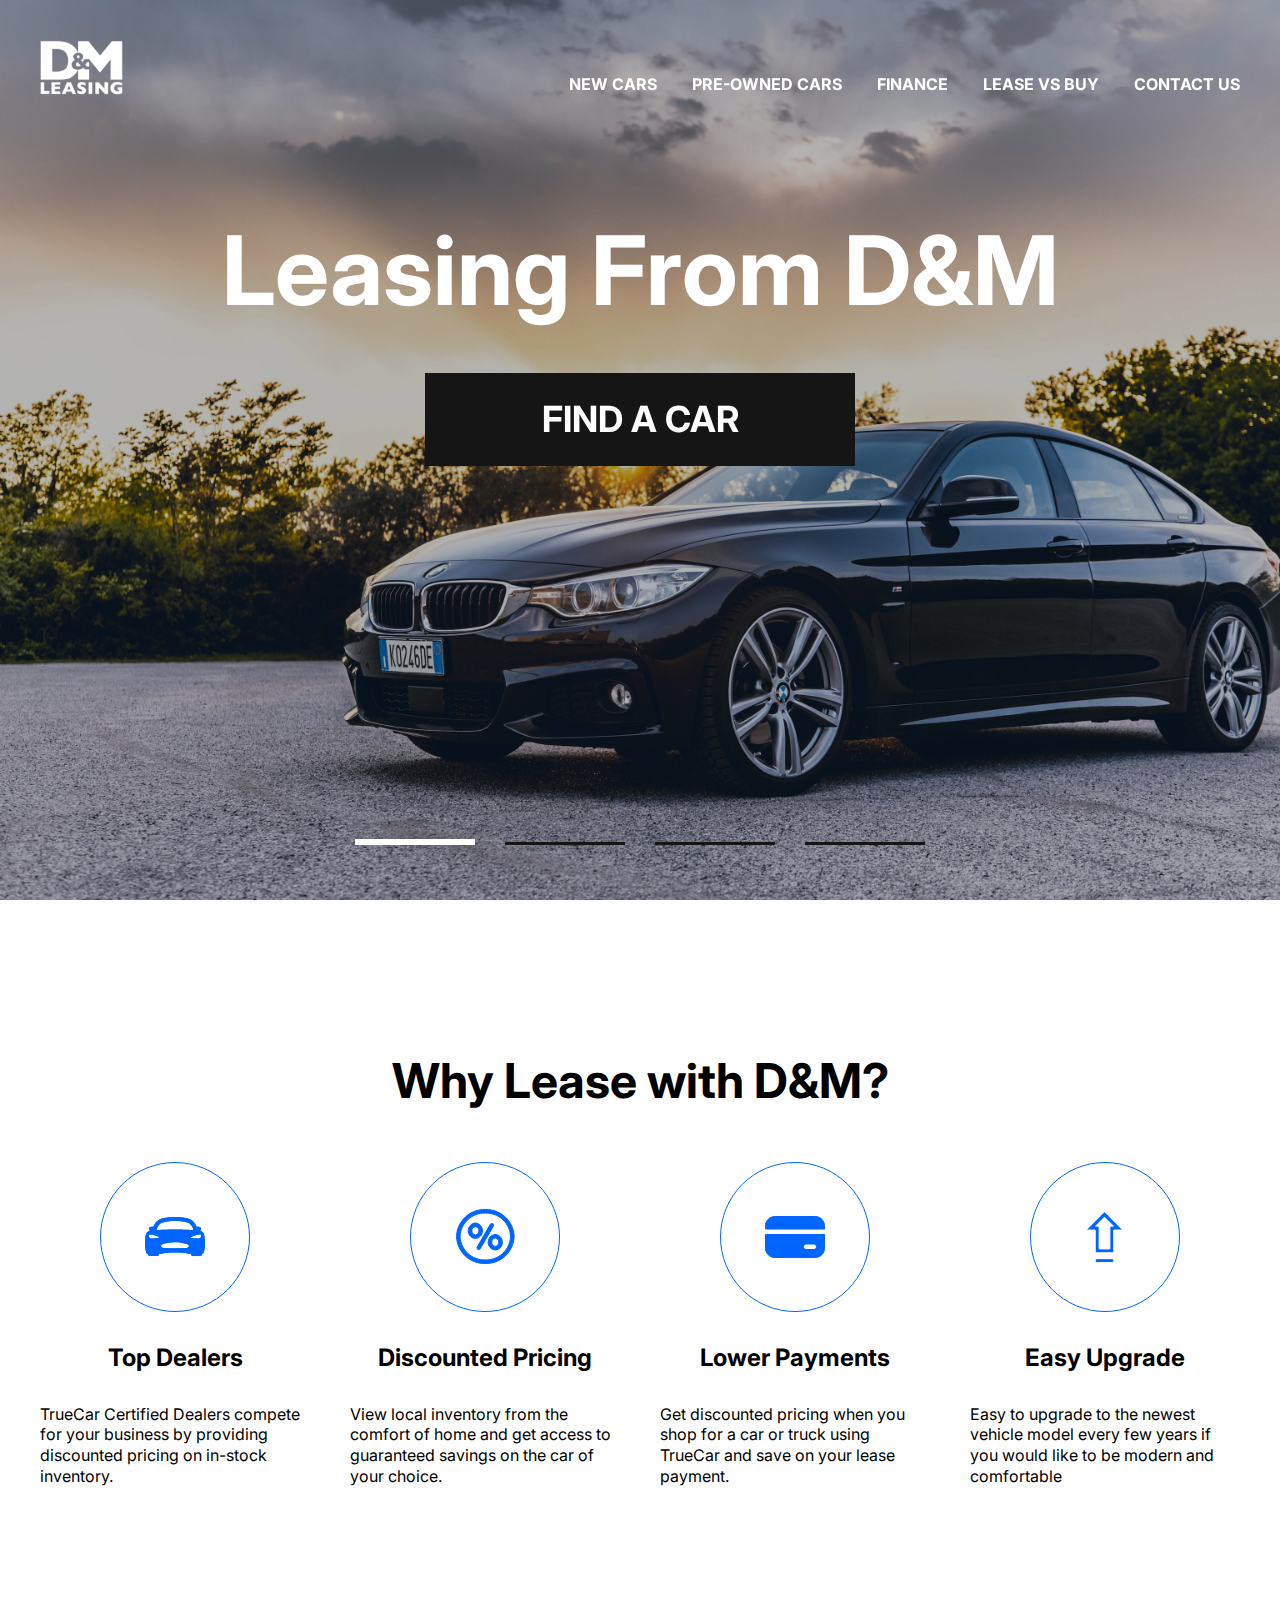
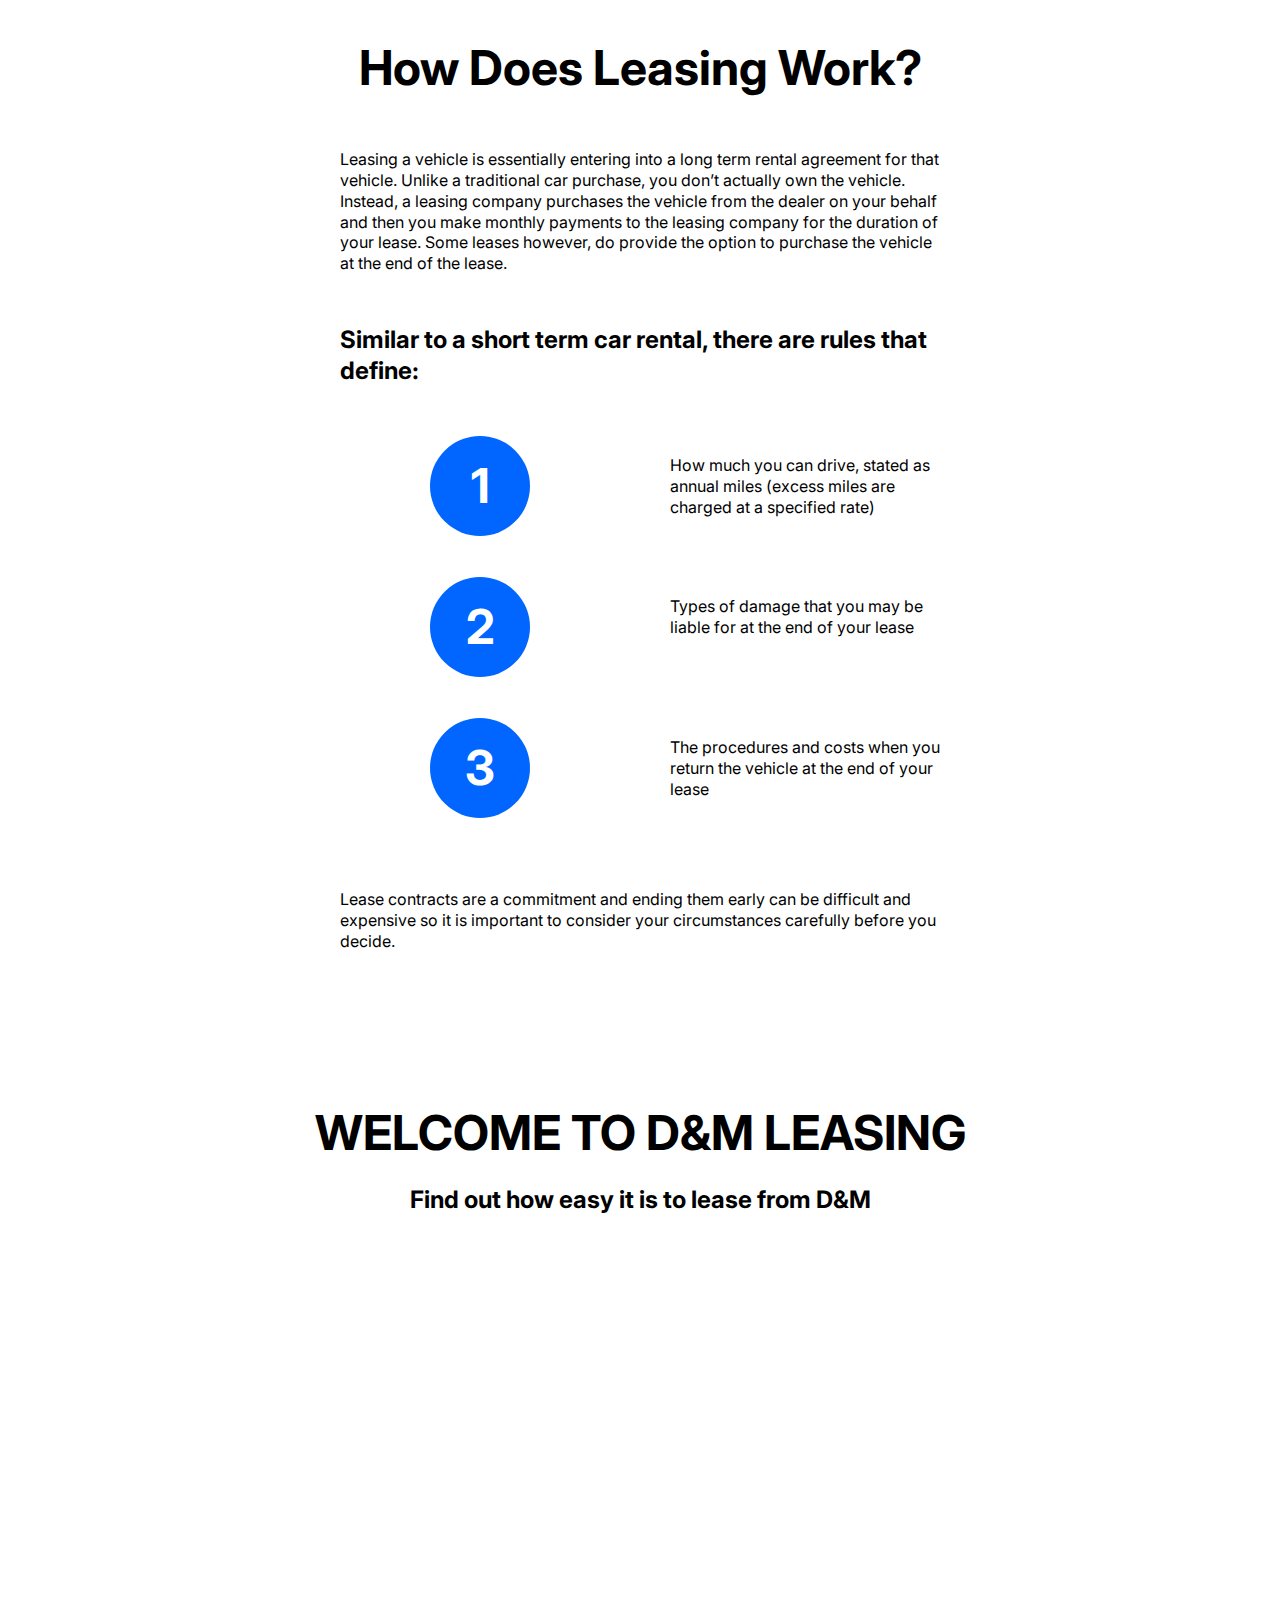
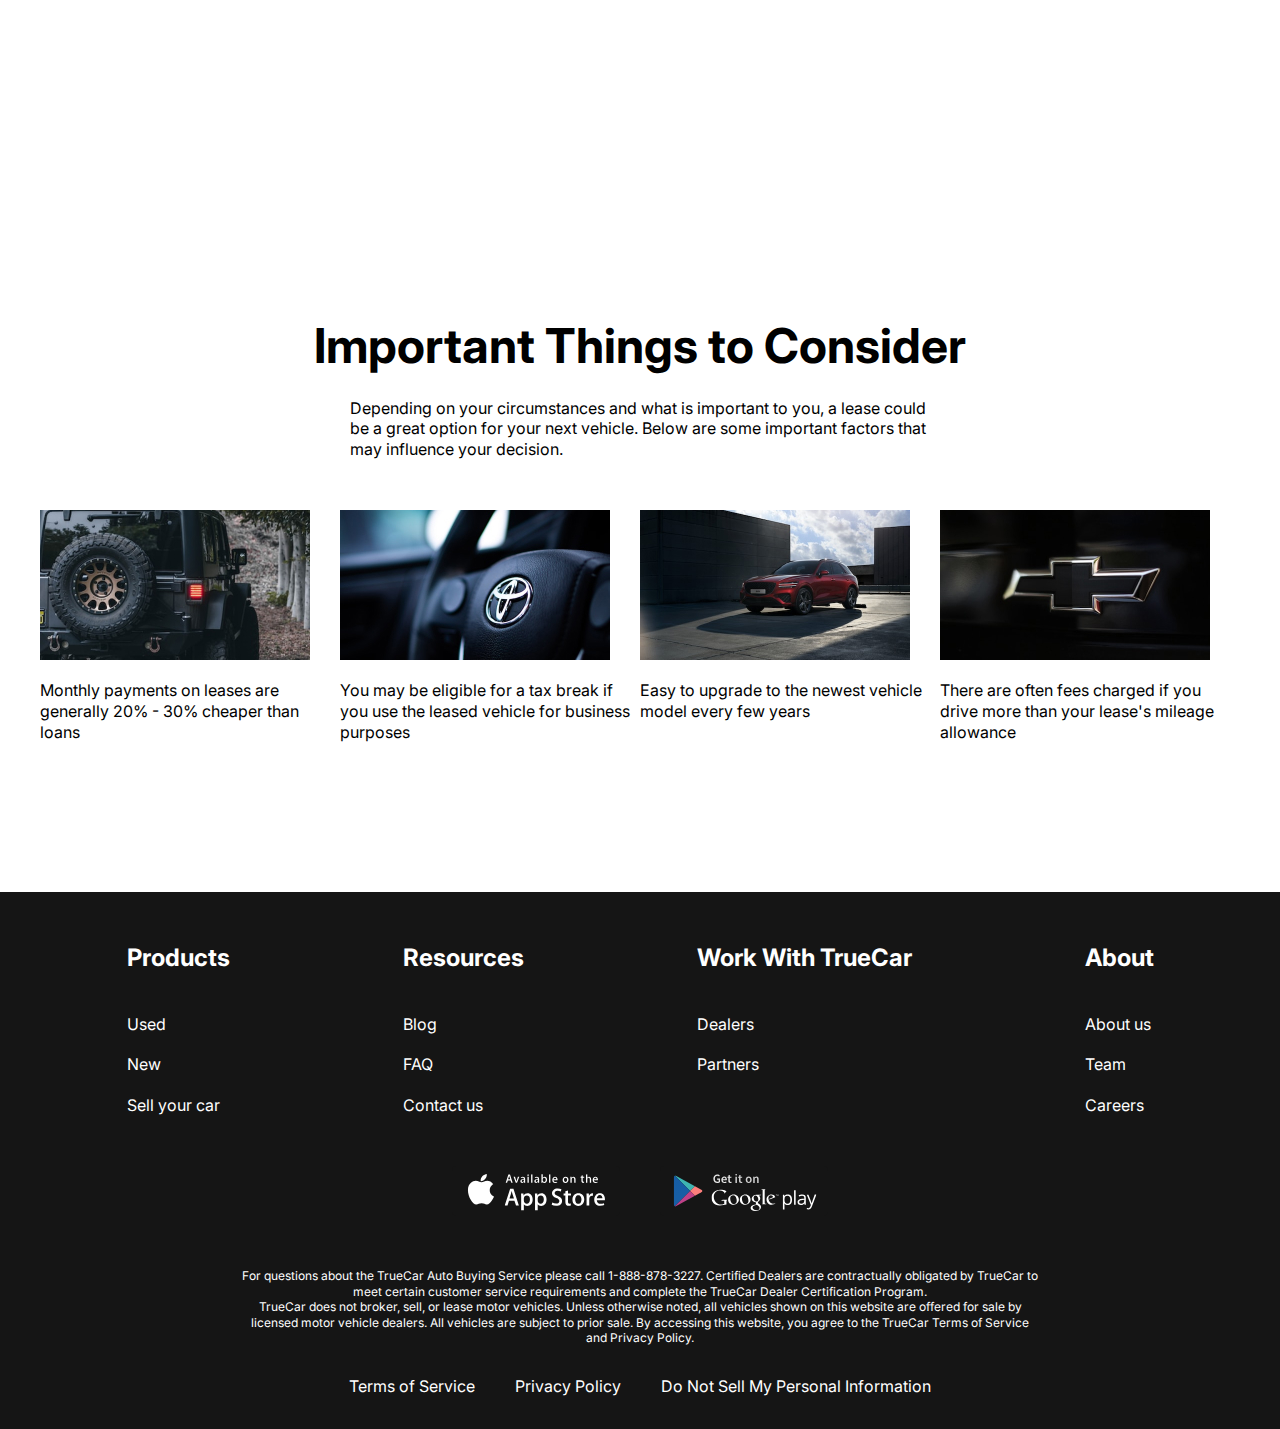
<file: index.html>
<!DOCTYPE html>
<html lang="en">
  <head>
    <meta charset="UTF-8" />
    <meta http-equiv="X-UA-Compatible" content="IE=edge" />
    <meta name="viewport" content="width=device-width, initial-scale=1.0" />
    <link
      rel="stylesheet"
      href="https://cdn.jsdelivr.net/npm/swiper@9/swiper-bundle.min.css"
    />
    <link rel="stylesheet" href="/css/style.css" />
    <title>Lease Cars</title>
  </head>
  <body>
    <div class="wrapper">
      <header class="header header-main">
        <div class="container">
          <div class="header__inner">
            <a href="index.html" class="logo">
              <img src="images/logo.svg" alt="" class="logo__img" />
            </a>
            <nav class="menu">
              <button class="menu__btn">
                <span></span>
                <span></span>
                <span></span>
              </button>
              <ul class="menu__list">
                <li class="menu__list-item">
                  <a href="new-cars.html" class="menu__list-link">NEW CARS</a>
                </li>
                <li class="menu__list-item">
                  <a href="#" class="menu__list-link">PRE-OWNED CARS</a>
                </li>
                <li class="menu__list-item">
                  <a href="#" class="menu__list-link">FINANCE</a>
                </li>
                <li class="menu__list-item">
                  <a href="#" class="menu__list-link">LEASE VS BUY</a>
                </li>
                <li class="menu__list-item">
                  <a href="contacts.html" class="menu__list-link">CONTACT US</a>
                </li>
              </ul>
            </nav>
          </div>
        </div>
      </header>
      <main class="main">
        <section class="top">
          <div class="containet">
            <h1 class="title">Leasing From D&M</h1>
            <a href="new-cars.html" class="top__link"> FIND A CAR </a>
          </div>
        </section>
        <div class="slider">
          <div class="swiper">
            <div class="swiper-wrapper">
              <div
                class="swiper-slide"
                style="background-image: url(images/slide-1.jpg)"
              ></div>
              <div
                class="swiper-slide"
                style="background-image: url(images/slide-2.jpg)"
              ></div>
              <div
                class="swiper-slide"
                style="background-image: url(images/slide-3.jpg)"
              ></div>
              <div
                class="swiper-slide"
                style="background-image: url(images/slide-4.jpg)"
              ></div>
            </div>
            <div class="swiper-pagination"></div>
          </div>
        </div>
        <section class="why-lease">
          <div class="container">
            <h2 class="section-title">Why Lease with D&M?</h2>
            <ul class="why-lease__list">
              <li class="why-lease__item">
                <img
                  src="images/why-lease-1.svg"
                  alt=""
                  class="why-lease__item-img"
                />
                <h3 class="why-lease__item-title">Top Dealers</h3>
                <p class="why-lease__item-text">
                  TrueCar Certified Dealers compete for your business by
                  providing discounted pricing on in-stock inventory.
                </p>
              </li>
              <li class="why-lease__item">
                <img
                  src="images/why-lease-2.svg"
                  alt=""
                  class="why-lease__item-img"
                />
                <h3 class="why-lease__item-title">Discounted Pricing</h3>
                <p class="why-lease__item-text">
                  View local inventory from the comfort of home and get access
                  to guaranteed savings on the car of your choice.
                </p>
              </li>
              <li class="why-lease__item">
                <img
                  src="images/why-lease-3.svg"
                  alt=""
                  class="why-lease__item-img"
                />
                <h3 class="why-lease__item-title">Lower Payments</h3>
                <p class="why-lease__item-text">
                  Get discounted pricing when you shop for a car or truck using
                  TrueCar and save on your lease payment.
                </p>
              </li>
              <li class="why-lease__item">
                <img
                  src="images/why-lease-4.svg"
                  alt=""
                  class="why-lease__item-img"
                />
                <h3 class="why-lease__item-title">Easy Upgrade</h3>
                <p class="why-lease__item-text">
                  Easy to upgrade to the newest vehicle model every few years if
                  you would like to be modern and comfortable
                </p>
              </li>
            </ul>
          </div>
        </section>
        <section class="how-does">
          <div class="container">
            <div class="how-does__inner">
              <h2 class="section-title">How Does Leasing Work?</h2>
              <p class="how-does__text">
                Leasing a vehicle is essentially entering into a long term
                rental agreement for that vehicle. Unlike a traditional car
                purchase, you don’t actually own the vehicle. Instead, a leasing
                company purchases the vehicle from the dealer on your behalf and
                then you make monthly payments to the leasing company for the
                duration of your lease. Some leases however, do provide the
                option to purchase the vehicle at the end of the lease.
              </p>
<h4 class="how-does__title">Similar to a short term car rental, there are rules that define:</h4>
<ol class="how-does__list">
  <li class="how-does__item">How much you can drive, stated as annual miles (excess miles are charged at a specified rate)</li>
  <li class="how-does__item">Types of damage that you may be liable for at the end of your lease</li>
  <li class="how-does__item">The procedures and costs when you return the vehicle at the end of your lease</li>
</ol>
              <p class="how-does__text">
                Lease contracts are a commitment and ending them early can be
                difficult and expensive so it is important to consider your
                circumstances carefully before you decide.
              </p>
            </div>
          </div>
        </section>
        <section class="video">
          <div class="container">
            <h2 class="section-title video__title">
              WELCOME TO D&M LEASING
            </h2>
            <p class="video__text">
              Find out how easy it is to lease from D&M
            </p>
            <iframe class="video__content" width="1000" height="500" src="https://www.youtube.com/embed/s3ggmVxKzg0" title="YouTube video player" frameborder="0" allow="accelerometer; autoplay; clipboard-write; encrypted-media; gyroscope; picture-in-picture; web-share" allowfullscreen></iframe>
          </div>
        </section>
        <section class="important">
          <div class="container">
            <h2 class="section-title important__title">
              Important Things to Consider
            </h2>
            <p class="important__text">
              Depending on your circumstances and what is important to you, a lease could be a great option for your next vehicle. Below are some important factors that may influence your decision.
            </p>
            <ul class="important__list">
              <li class="important__item">
                <img src="images/imp-1.jpg" alt="" class="important__item-img">
                <p class="important__item-text">
                  Monthly payments on leases are generally 20% - 30% cheaper than loans
                </p>
              </li>
              <li class="important__item">
                <img src="images/imp-2.jpg" alt="" class="important__item-img">
                <p class="important__item-text">
                  You may be eligible for a tax break if you use the leased vehicle for business purposes
                </p>
              </li>
              <li class="important__item">
                <img src="images/imp-3.jpg" alt="" class="important__item-img">
                <p class="important__item-text">
                  Easy to upgrade to the newest vehicle model every few years
                </p>
              </li>
              <li class="important__item">
                <img src="images/imp-4.jpg" alt="" class="important__item-img">
                <p class="important__item-text">
                  There are often fees charged if you drive more than your lease's mileage allowance
                </p>
              </li>
            </ul>
          </div>
        </section>
      </main>
      <footer class="footer">
        <div class="container">
          <nav class="footer__menu">
            <ul class="footer__menu-list">
              <li class="footer__menu-item">
                <p class="footer__menu-title">Products</p>
              </li>
              <li class="footer__menu-item">
                <a href="#" class="footer__menu-link">Used</a>
              </li>
              <li class="footer__menu-item">
                <a href="#" class="footer__menu-link">New</a>
              </li>
              <li class="footer__menu-item">
                <a href="#" class="footer__menu-link">Sell your car</a>
              </li>
            </ul>
            <ul class="footer__menu-list">
              <li class="footer__menu-item">
                <p class="footer__menu-title">Resources</p>
              </li>
              <li class="footer__menu-item">
                <a href="#" class="footer__menu-link">Blog</a>
              </li>
              <li class="footer__menu-item">
                <a href="#" class="footer__menu-link">FAQ</a>
              </li>
              <li class="footer__menu-item">
                <a href="#" class="footer__menu-link">Contact us</a>
              </li>
            </ul>
            <ul class="footer__menu-list">
              <li class="footer__menu-item">
                <p class="footer__menu-title">Work With TrueCar</p>
              </li>
              <li class="footer__menu-item">
                <a href="#" class="footer__menu-link">Dealers</a>
              </li>
              <li class="footer__menu-item">
                <a href="#" class="footer__menu-link">Partners</a>
              </li>
            </ul>
            <ul class="footer__menu-list">
              <li class="footer__menu-item">
                <p class="footer__menu-title">About</p>
              </li>
              <li class="footer__menu-item">
                <a href="#" class="footer__menu-link">About us</a>
              </li>
              <li class="footer__menu-item">
                <a href="#" class="footer__menu-link">Team</a>
              </li>
              <li class="footer__menu-item">
                <a href="#" class="footer__menu-link">Careers</a>
              </li>
            </ul>
          </nav>
          <ul class="app">
            <li class="app__item">
              <a href="#" class="app__item-link"
                ><img class="app__item-img" src="images/appstore.svg" alt=""
              /></a>
            </li>
            <li class="app__item">
              <a href="#" class="app__item-link"
                ><img class="app__item-img" src="images/google-play.svg" alt=""
              /></a>
            </li>
          </ul>
          <div class="footer__copy">
            <p class="fooret__copy-text">
              For questions about the TrueCar Auto Buying Service please call
              1-888-878-3227. Certified Dealers are contractually obligated by
              TrueCar to meet certain customer service requirements and complete
              the TrueCar Dealer Certification Program.
            </p>
            <p class="fooret__copy-text">
              TrueCar does not broker, sell, or lease motor vehicles. Unless
              otherwise noted, all vehicles shown on this website are offered
              for sale by licensed motor vehicle dealers. All vehicles are
              subject to prior sale. By accessing this website, you agree to the
              TrueCar Terms of Service and Privacy Policy.
            </p>
          </div>
          <nav class="copy__nav">
            <ul class="copy__nav-list">
              <li class="copy__nav-item">
                <a href="#" class="copy__nav-link">Terms of Service</a>
              </li>
              <li class="copy__nav-item">
                <a href="#" class="copy__nav-link">Privacy Policy</a>
              </li>
              <li class="copy__nav-item">
                <a href="#" class="copy__nav-link"
                  >Do Not Sell My Personal Information</a
                >
              </li>
            </ul>
          </nav>
        </div>
      </footer>
    </div>
    <script src="https://cdn.jsdelivr.net/npm/swiper@9/swiper-bundle.min.js"></script>
    <script src="js/main.js"></script>
  </body>
</html>
</file>
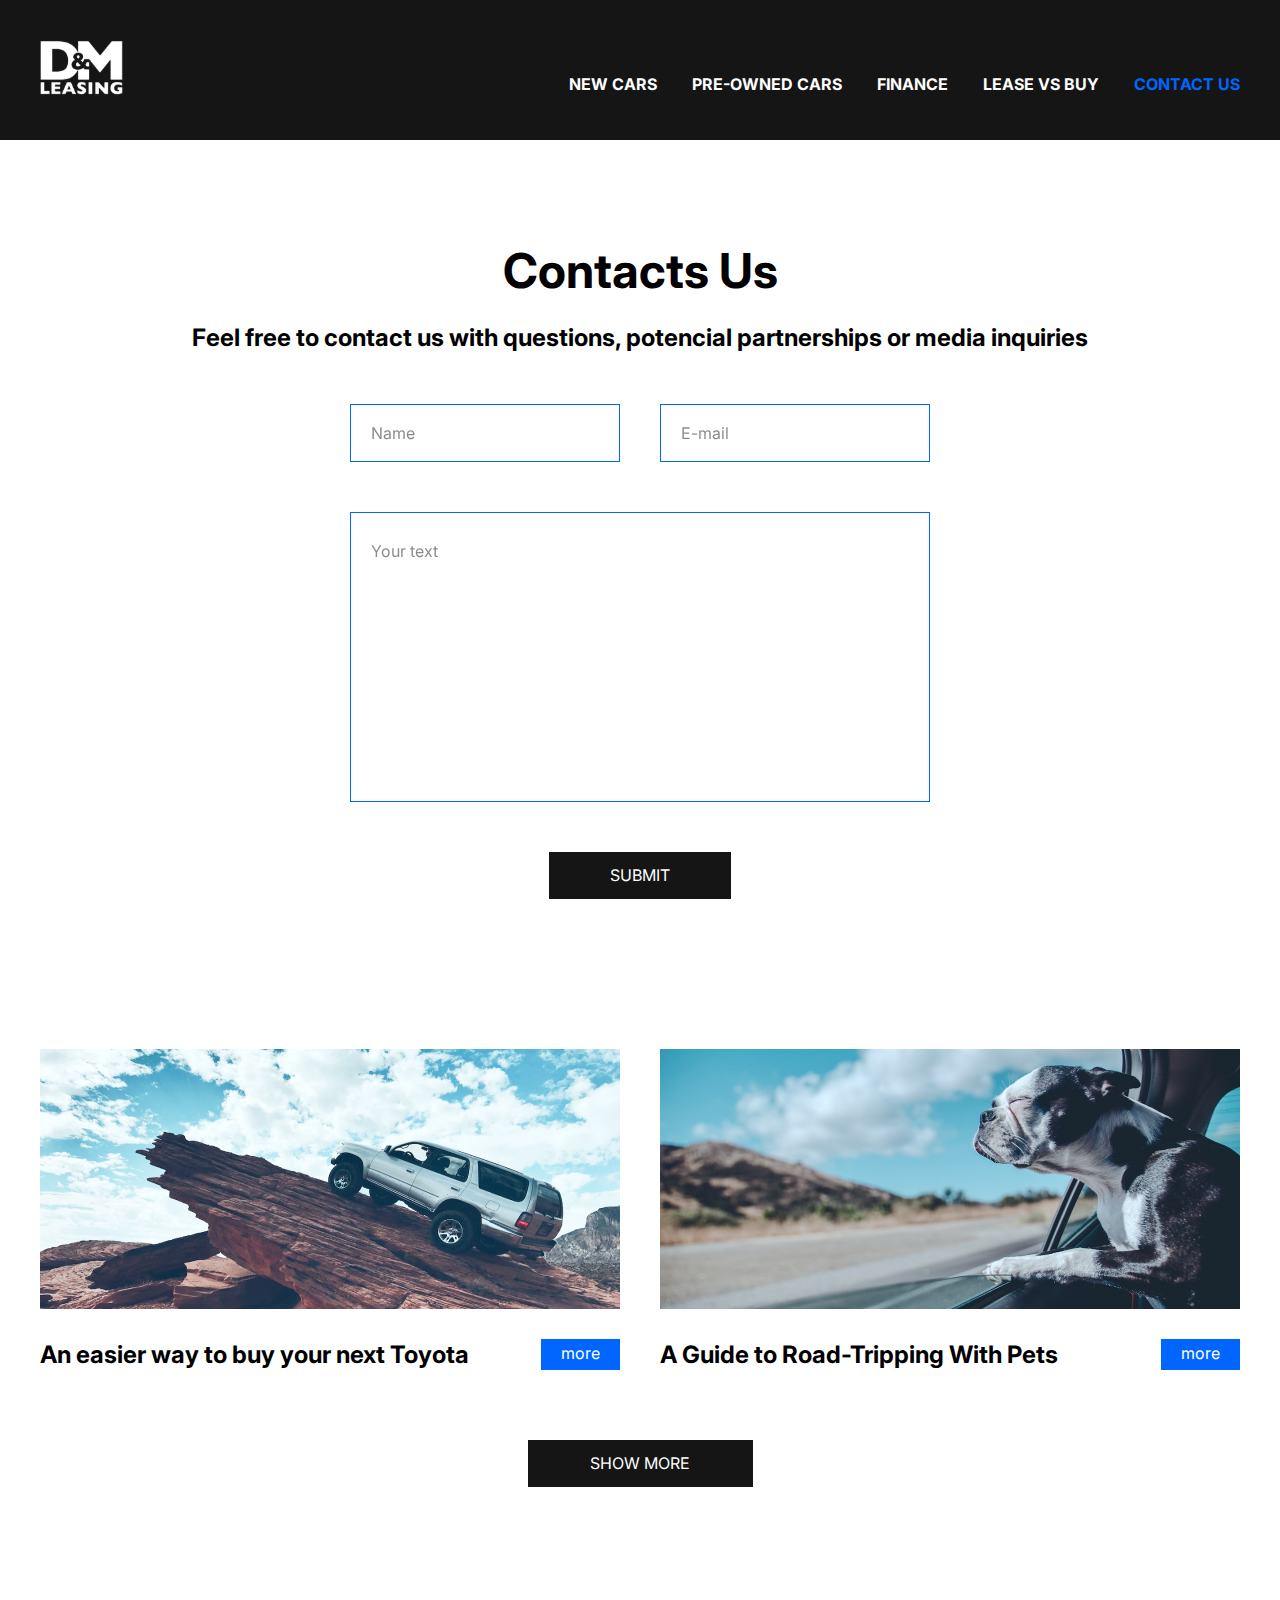
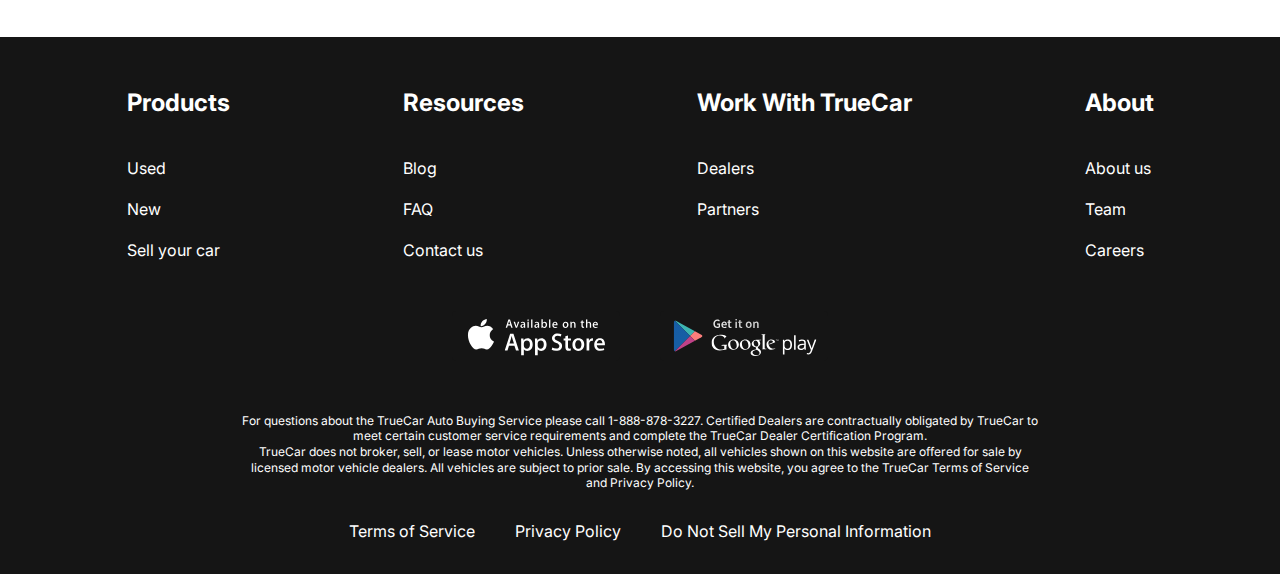
<file: contacts.html>
<!DOCTYPE html>
<html lang="en">
  <head>
    <meta charset="UTF-8" />
    <meta http-equiv="X-UA-Compatible" content="IE=edge" />
    <meta name="viewport" content="width=device-width, initial-scale=1.0" />
    <link rel="stylesheet" href="/css/style.css" />
    <title>Document</title>
  </head>
  <body>
    <div class="wrapper">
      <header class="header">
        <div class="container">
          <div class="header__inner">
            <a href="index.html" class="logo">
              <img src="images/logo.svg" alt="" class="logo__img" />
            </a>
            <nav class="menu">
              <button class="menu__btn">
                <span></span>
                <span></span>
                <span></span>
              </button>
              <ul class="menu__list">
                <li class="menu__list-item">
                  <a href="new-cars.html" class="menu__list-link">NEW CARS</a>
                </li>
                <li class="menu__list-item">
                  <a href="#" class="menu__list-link">PRE-OWNED CARS</a>
                </li>
                <li class="menu__list-item">
                  <a href="#" class="menu__list-link">FINANCE</a>
                </li>
                <li class="menu__list-item">
                  <a href="#" class="menu__list-link">LEASE VS BUY</a>
                </li>
                <li class="menu__list-item">
                  <a href="#" class="menu__list-link menu__list-link--active">CONTACT US</a>
                </li>
              </ul>
            </nav>
          </div>
        </div>
      </header>
      <main class="main">
       <section class="contacts">
        <div class="container">
          <h2 class="section-title contacts__title">Contacts Us</h2>
          <p class="contacts__text">
            Feel free to contact us with questions, potencial partnerships or media inquiries
          </p>
          <form action="#" class="form">
            <input type="text" class="form__input" placeholder="Name">
            <input type="email" class="form__input" placeholder="E-mail">
            <textarea class="form__textarea" placeholder="Your text"></textarea>
            <button class="form__btn" type="submit">SUBMIT</button>
          </form>
        </div>
       </section>
       <section class="blog">
        <div class="container">
          <div class="blog__items">
            <div class="blog__item">
              <img src="images/blog-1.jpg" alt="" class="blog__item-image">
              <h4 class="blog__item-title">An easier way to buy your next Toyota</h4>
              <a href="#" class="blog__item-link">more</a>
            </div>
            <div class="blog__item">
              <img src="images/blog-2.jpg" alt=""class="blog__item-image">
              <h4 class="blog__item-title">A Guide to Road-Tripping With Pets</h4>
              <a href="#" class="blog__item-link">more</a>
            </div>
          </div>
          <a href="#" class="showmore-link">SHOW MORE</a>
        </div>
       </section>
      </main>
      <footer class="footer">
        <div class="container">
          <nav class="footer__menu">
            <ul class="footer__menu-list">
              <li class="footer__menu-item">
                <p class="footer__menu-title">Products</p>
              </li>
              <li class="footer__menu-item">
                <a href="#" class="footer__menu-link">Used</a>
              </li>
              <li class="footer__menu-item">
                <a href="#" class="footer__menu-link">New</a>
              </li>
              <li class="footer__menu-item">
                <a href="#" class="footer__menu-link">Sell your car</a>
              </li>
            </ul>
            <ul class="footer__menu-list">
              <li class="footer__menu-item">
                <p class="footer__menu-title">Resources</p>
              </li>
              <li class="footer__menu-item">
                <a href="#" class="footer__menu-link">Blog</a>
              </li>
              <li class="footer__menu-item">
                <a href="#" class="footer__menu-link">FAQ</a>
              </li>
              <li class="footer__menu-item">
                <a href="#" class="footer__menu-link">Contact us</a>
              </li>
            </ul>
            <ul class="footer__menu-list">
              <li class="footer__menu-item">
                <p class="footer__menu-title">Work With TrueCar</p>
              </li>
              <li class="footer__menu-item">
                <a href="#" class="footer__menu-link">Dealers</a>
              </li>
              <li class="footer__menu-item">
                <a href="#" class="footer__menu-link">Partners</a>
              </li>
            </ul>
            <ul class="footer__menu-list">
              <li class="footer__menu-item">
                <p class="footer__menu-title">About</p>
              </li>
              <li class="footer__menu-item">
                <a href="#" class="footer__menu-link">About us</a>
              </li>
              <li class="footer__menu-item">
                <a href="#" class="footer__menu-link">Team</a>
              </li>
              <li class="footer__menu-item">
                <a href="#" class="footer__menu-link">Careers</a>
              </li>
            </ul>
          </nav>
          <ul class="app">
            <li class="app__item">
              <a href="#" class="app__item-link"
                ><img class="app__item-img" src="images/appstore.svg" alt=""
              /></a>
            </li>
            <li class="app__item">
              <a href="#" class="app__item-link"
                ><img class="app__item-img" src="images/google-play.svg" alt=""
              /></a>
            </li>
          </ul>
          <div class="footer__copy">
            <p class="fooret__copy-text">
              For questions about the TrueCar Auto Buying Service please call
              1-888-878-3227. Certified Dealers are contractually obligated by
              TrueCar to meet certain customer service requirements and complete
              the TrueCar Dealer Certification Program.
            </p>
            <p class="fooret__copy-text">
              TrueCar does not broker, sell, or lease motor vehicles. Unless
              otherwise noted, all vehicles shown on this website are offered
              for sale by licensed motor vehicle dealers. All vehicles are
              subject to prior sale. By accessing this website, you agree to the
              TrueCar Terms of Service and Privacy Policy.
            </p>
          </div>
          <nav class="copy__nav">
            <ul class="copy__nav-list">
              <li class="copy__nav-item"><a href="#" class="copy__nav-link">Terms of Service</a></li>
              <li class="copy__nav-item"><a href="#" class="copy__nav-link">Privacy Policy</a></li>
              <li class="copy__nav-item"><a href="#" class="copy__nav-link">Do Not Sell My Personal Information</a></li>
            </ul>
          </nav>
        </div>
      </footer>
    </div>
    <script src="js/main.js"></script>
  </body>
</html>
</file>
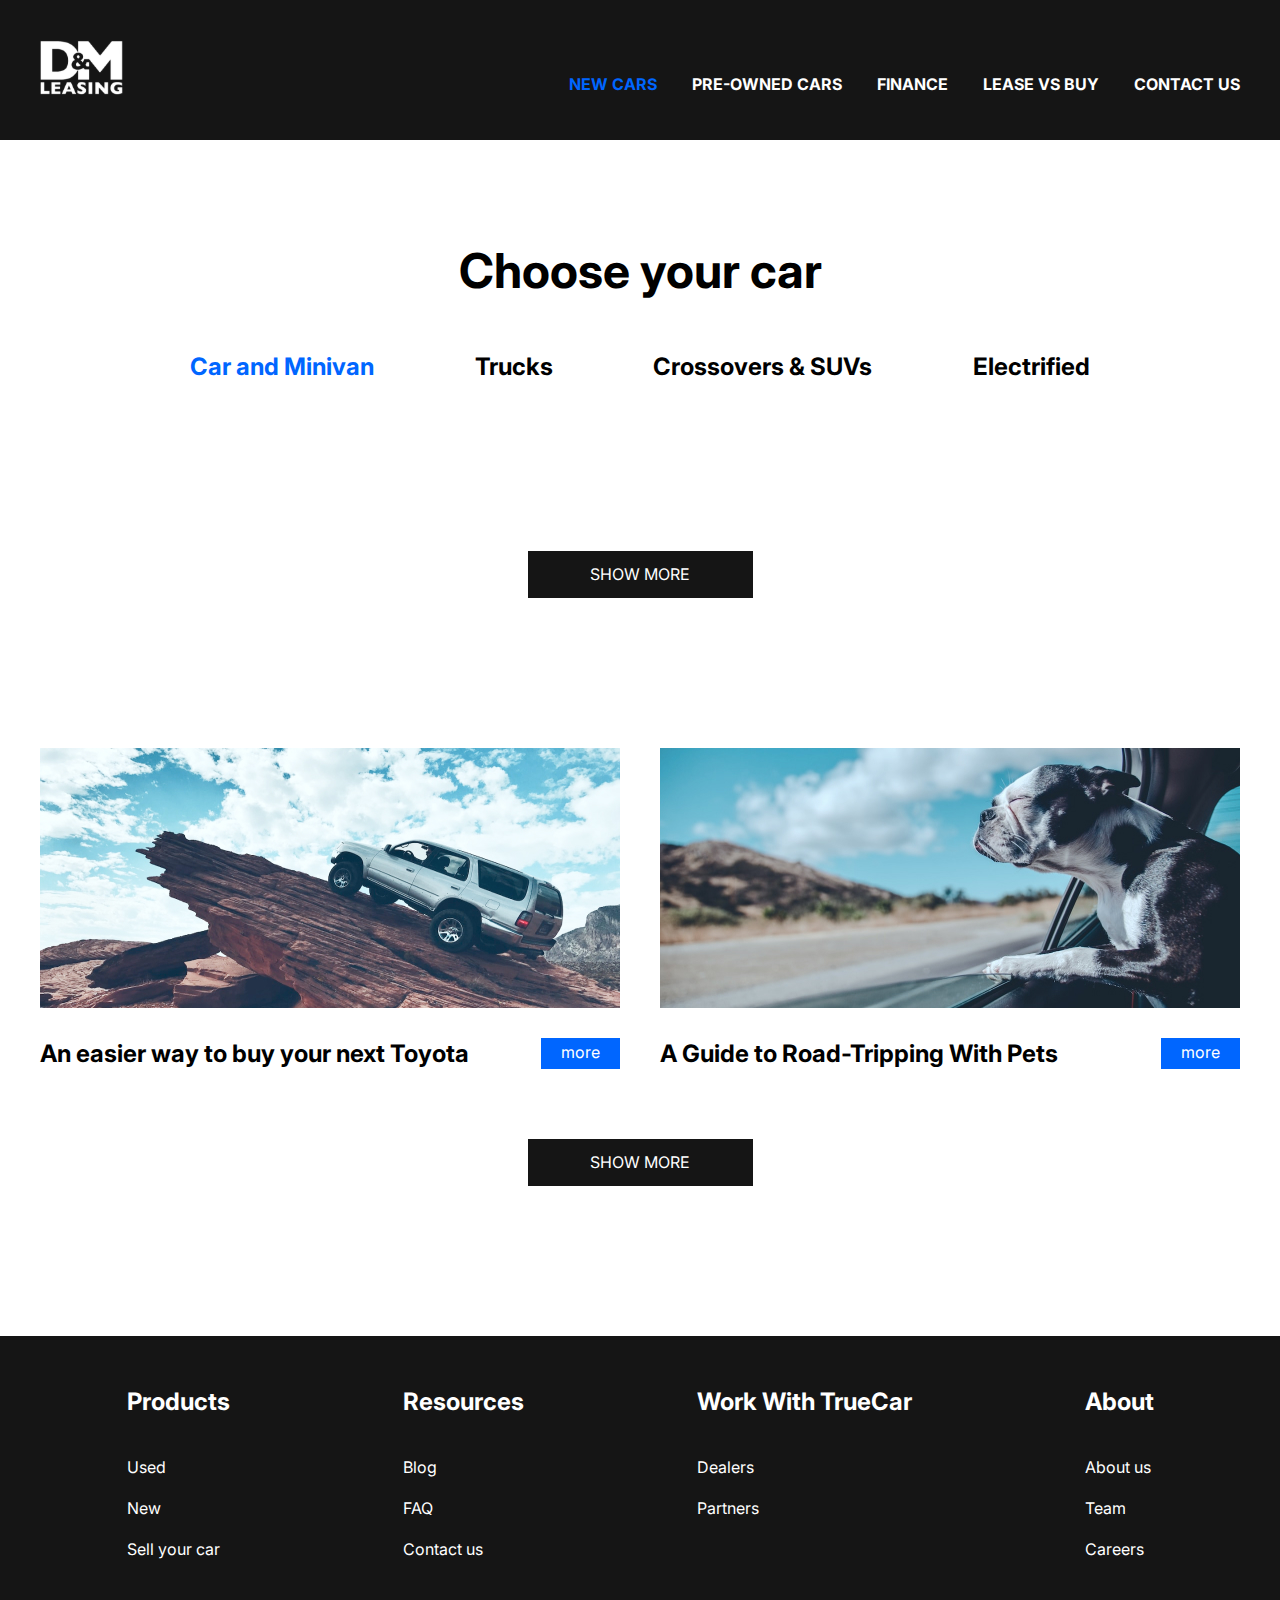
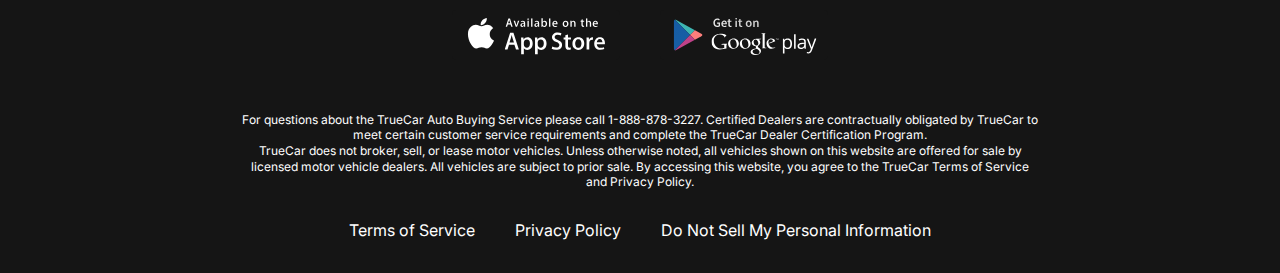
<file: new-cars.html>
<!DOCTYPE html>
<html lang="en">
  <head>
    <meta charset="UTF-8" />
    <meta http-equiv="X-UA-Compatible" content="IE=edge" />
    <meta name="viewport" content="width=device-width, initial-scale=1.0" />
    <link rel="stylesheet" href="/css/style.css" />
    <title>Document</title>
  </head>
  <body>
    <div class="wrapper">
      <header class="header">
        <div class="container">
          <div class="header__inner">
            <a href="index.html" class="logo">
              <img src="images/logo.svg" alt="" class="logo__img" />
            </a>
            <nav class="menu">
              <button class="menu__btn">
                <span></span>
                <span></span>
                <span></span>
              </button>
              <ul class="menu__list">
                <li class="menu__list-item">
                  <a href="#" class="menu__list-link menu__list-link--active"
                    >NEW CARS</a
                  >
                </li>
                <li class="menu__list-item">
                  <a href="#" class="menu__list-link">PRE-OWNED CARS</a>
                </li>
                <li class="menu__list-item">
                  <a href="#" class="menu__list-link">FINANCE</a>
                </li>
                <li class="menu__list-item">
                  <a href="#" class="menu__list-link">LEASE VS BUY</a>
                </li>
                <li class="menu__list-item">
                  <a href="contacts.html" class="menu__list-link">CONTACT US</a>
                </li>
              </ul>
            </nav>
          </div>
        </div>
      </header>
      <main class="main">
        <section class="choose">
          <div class="container">
            <h2 class="section-title">Choose your car</h2>
            <div class="tabs">
              <div class="tabs__btn">
                <button
                  class="tabs__btn-item tabs__btn-item--active"
                  data-button="content-1"
                >
                  Car and Minivan
                </button>
                <button class="tabs__btn-item" data-button="content-2">
                  Trucks
                </button>
                <button class="tabs__btn-item" data-button="content-3">
                  Crossovers & SUVs
                </button>
                <button class="tabs__btn-item" data-button="content-4">
                  Electrified
                </button>
              </div>
              <div class="tabs__content">
                <div
                  class="tabs__content-item tabs__content-item-active"
                  id="content-1"
                >
                  <div class="card">
                    <img
                      src="images/cards/card-1.jpg"
                      alt=""
                      class="card__img"
                    />
                    <div class="card__content">
                      <h4 class="card__title">Toyota Crown 2023</h4>
                      <p class="card__text">starting from $ 39900</p>
                      <p class="card__price">$ 650/mo</p>
                    </div>
                    <a href="#" class="card__link">see details</a>
                  </div>
                  <div class="card">
                    <img
                      src="images/cards/card-2.jpg"
                      alt=""
                      class="card__img"
                    />
                    <div class="card__content">
                      <h4 class="card__title">Prius Prime 2023</h4>
                      <p class="card__text">starting from $ 39900</p>
                      <p class="card__price">$ 450/mo</p>
                    </div>
                    <a href="#" class="card__link">see details</a>
                  </div>
                  <div class="card">
                    <img
                      src="images/cards/card-3.jpg"
                      alt=""
                      class="card__img"
                    />
                    <div class="card__content">
                      <h4 class="card__title">Toyota Prius 2023</h4>
                      <p class="card__text">starting from $ 39900</p>
                      <p class="card__price">$ 400/mo</p>
                    </div>
                    <a href="#" class="card__link">see details</a>
                  </div>
                  <div class="card">
                    <img
                      src="images/cards/card-4.jpg"
                      alt=""
                      class="card__img"
                    />
                    <div class="card__content">
                      <h4 class="card__title">Hyundai Kona 2023</h4>
                      <p class="card__text">starting from $ 39900</p>
                      <p class="card__price">$510/mo</p>
                    </div>
                    <a href="#" class="card__link">see details</a>
                  </div>
                  <div class="card">
                    <img
                      src="images/cards/card-1.jpg"
                      alt=""
                      class="card__img"
                    />
                    <div class="card__content">
                      <h4 class="card__title">Toyota Crown 2023</h4>
                      <p class="card__text">starting from $ 39900</p>
                      <p class="card__price">$ 650/mo</p>
                    </div>
                    <a href="#" class="card__link">see details</a>
                  </div>
                  <div class="card">
                    <img
                      src="images/cards/card-2.jpg"
                      alt=""
                      class="card__img"
                    />
                    <div class="card__content">
                      <h4 class="card__title">Prius Prime 2023</h4>
                      <p class="card__text">starting from $ 39900</p>
                      <p class="card__price">$ 450/mo</p>
                    </div>
                    <a href="#" class="card__link">see details</a>
                  </div>
                  <div class="card">
                    <img
                      src="images/cards/card-3.jpg"
                      alt=""
                      class="card__img"
                    />
                    <div class="card__content">
                      <h4 class="card__title">Toyota Prius 2023</h4>
                      <p class="card__text">starting from $ 39900</p>
                      <p class="card__price">$ 400/mo</p>
                    </div>
                    <a href="#" class="card__link">see details</a>
                  </div>
                  <div class="card">
                    <img
                      src="images/cards/card-4.jpg"
                      alt=""
                      class="card__img"
                    />
                    <div class="card__content">
                      <h4 class="card__title">Hyundai Kona 2023</h4>
                      <p class="card__text">starting from $ 39900</p>
                      <p class="card__price">$510/mo</p>
                    </div>
                    <a href="#" class="card__link">see details</a>
                  </div>
                </div>
                <div class="tabs__content-item" id="content-2">
                  <div class="card">
                    <img
                      src="images/cards/card-1.jpg"
                      alt=""
                      class="card__img"
                    />
                    <div class="card__content">
                      <h4 class="card__title">Toyota Crown 2023</h4>
                      <p class="card__text">starting from $ 39900</p>
                      <p class="card__price">$ 650/mo</p>
                    </div>
                    <a href="#" class="card__link">see details</a>
                  </div>
                  <div class="card">
                    <img
                      src="images/cards/card-2.jpg"
                      alt=""
                      class="card__img"
                    />
                    <div class="card__content">
                      <h4 class="card__title">Prius Prime 2023</h4>
                      <p class="card__text">starting from $ 39900</p>
                      <p class="card__price">$ 450/mo</p>
                    </div>
                    <a href="#" class="card__link">see details</a>
                  </div>
                  <div class="card">
                    <img
                      src="images/cards/card-3.jpg"
                      alt=""
                      class="card__img"
                    />
                    <div class="card__content">
                      <h4 class="card__title">Toyota Prius 2023</h4>
                      <p class="card__text">starting from $ 39900</p>
                      <p class="card__price">$ 400/mo</p>
                    </div>
                    <a href="#" class="card__link">see details</a>
                  </div>
                  <div class="card">
                    <img
                      src="images/cards/card-4.jpg"
                      alt=""
                      class="card__img"
                    />
                    <div class="card__content">
                      <h4 class="card__title">Hyundai Kona 2023</h4>
                      <p class="card__text">starting from $ 39900</p>
                      <p class="card__price">$510/mo</p>
                    </div>
                    <a href="#" class="card__link">see details</a>
                  </div>
                </div>
                <div class="tabs__content-item" id="content-3">
                  <div class="card">
                    <img
                      src="images/cards/card-1.jpg"
                      alt=""
                      class="card__img"
                    />
                    <div class="card__content">
                      <h4 class="card__title">Toyota Crown 2023</h4>
                      <p class="card__text">starting from $ 39900</p>
                      <p class="card__price">$ 650/mo</p>
                    </div>
                    <a href="#" class="card__link">see details</a>
                  </div>
                  <div class="card">
                    <img
                      src="images/cards/card-2.jpg"
                      alt=""
                      class="card__img"
                    />
                    <div class="card__content">
                      <h4 class="card__title">Prius Prime 2023</h4>
                      <p class="card__text">starting from $ 39900</p>
                      <p class="card__price">$ 450/mo</p>
                    </div>
                    <a href="#" class="card__link">see details</a>
                  </div>
                  <div class="card">
                    <img
                      src="images/cards/card-3.jpg"
                      alt=""
                      class="card__img"
                    />
                    <div class="card__content">
                      <h4 class="card__title">Toyota Prius 2023</h4>
                      <p class="card__text">starting from $ 39900</p>
                      <p class="card__price">$ 400/mo</p>
                    </div>
                    <a href="#" class="card__link">see details</a>
                  </div>
                  <div class="card">
                    <img
                      src="images/cards/card-4.jpg"
                      alt=""
                      class="card__img"
                    />
                    <div class="card__content">
                      <h4 class="card__title">Hyundai Kona 2023</h4>
                      <p class="card__text">starting from $ 39900</p>
                      <p class="card__price">$510/mo</p>
                    </div>
                    <a href="#" class="card__link">see details</a>
                  </div>
                </div>
                <div class="tabs__content-item" id="content-4">
                  <div class="card">
                    <img
                      src="images/cards/card-1.jpg"
                      alt=""
                      class="card__img"
                    />
                    <div class="card__content">
                      <h4 class="card__title">Toyota Crown 2023</h4>
                      <p class="card__text">starting from $ 39900</p>
                      <p class="card__price">$ 650/mo</p>
                    </div>
                    <a href="#" class="card__link">see details</a>
                  </div>
                  <div class="card">
                    <img
                      src="images/cards/card-2.jpg"
                      alt=""
                      class="card__img"
                    />
                    <div class="card__content">
                      <h4 class="card__title">Prius Prime 2023</h4>
                      <p class="card__text">starting from $ 39900</p>
                      <p class="card__price">$ 450/mo</p>
                    </div>
                    <a href="#" class="card__link">see details</a>
                  </div>
                  <div class="card">
                    <img
                      src="images/cards/card-3.jpg"
                      alt=""
                      class="card__img"
                    />
                    <div class="card__content">
                      <h4 class="card__title">Toyota Prius 2023</h4>
                      <p class="card__text">starting from $ 39900</p>
                      <p class="card__price">$ 400/mo</p>
                    </div>
                    <a href="#" class="card__link">see details</a>
                  </div>
                  <div class="card">
                    <img
                      src="images/cards/card-4.jpg"
                      alt=""
                      class="card__img"
                    />
                    <div class="card__content">
                      <h4 class="card__title">Hyundai Kona 2023</h4>
                      <p class="card__text">starting from $ 39900</p>
                      <p class="card__price">$510/mo</p>
                    </div>
                    <a href="#" class="card__link">see details</a>
                  </div>
                </div>
              </div>
            </div>
            <a href="#" class="showmore-link">SHOW MORE</a>
          </div>
        </section>
        <section class="blog">
          <div class="container">
            <div class="blog__items">
              <div class="blog__item">
                <img src="images/blog-1.jpg" alt="" class="blog__item-image" />
                <h4 class="blog__item-title">
                  An easier way to buy your next Toyota
                </h4>
                <a href="#" class="blog__item-link">more</a>
              </div>
              <div class="blog__item">
                <img src="images/blog-2.jpg" alt="" class="blog__item-image" />
                <h4 class="blog__item-title">
                  A Guide to Road-Tripping With Pets
                </h4>
                <a href="#" class="blog__item-link">more</a>
              </div>
            </div>
            <a href="#" class="showmore-link">SHOW MORE</a>
          </div>
        </section>
      </main>
      <footer class="footer">
        <div class="container">
          <nav class="footer__menu">
            <ul class="footer__menu-list">
              <li class="footer__menu-item">
                <p class="footer__menu-title">Products</p>
              </li>
              <li class="footer__menu-item">
                <a href="#" class="footer__menu-link">Used</a>
              </li>
              <li class="footer__menu-item">
                <a href="#" class="footer__menu-link">New</a>
              </li>
              <li class="footer__menu-item">
                <a href="#" class="footer__menu-link">Sell your car</a>
              </li>
            </ul>
            <ul class="footer__menu-list">
              <li class="footer__menu-item">
                <p class="footer__menu-title">Resources</p>
              </li>
              <li class="footer__menu-item">
                <a href="#" class="footer__menu-link">Blog</a>
              </li>
              <li class="footer__menu-item">
                <a href="#" class="footer__menu-link">FAQ</a>
              </li>
              <li class="footer__menu-item">
                <a href="#" class="footer__menu-link">Contact us</a>
              </li>
            </ul>
            <ul class="footer__menu-list">
              <li class="footer__menu-item">
                <p class="footer__menu-title">Work With TrueCar</p>
              </li>
              <li class="footer__menu-item">
                <a href="#" class="footer__menu-link">Dealers</a>
              </li>
              <li class="footer__menu-item">
                <a href="#" class="footer__menu-link">Partners</a>
              </li>
            </ul>
            <ul class="footer__menu-list">
              <li class="footer__menu-item">
                <p class="footer__menu-title">About</p>
              </li>
              <li class="footer__menu-item">
                <a href="#" class="footer__menu-link">About us</a>
              </li>
              <li class="footer__menu-item">
                <a href="#" class="footer__menu-link">Team</a>
              </li>
              <li class="footer__menu-item">
                <a href="#" class="footer__menu-link">Careers</a>
              </li>
            </ul>
          </nav>
          <ul class="app">
            <li class="app__item">
              <a href="#" class="app__item-link"
                ><img class="app__item-img" src="images/appstore.svg" alt=""
              /></a>
            </li>
            <li class="app__item">
              <a href="#" class="app__item-link"
                ><img class="app__item-img" src="images/google-play.svg" alt=""
              /></a>
            </li>
          </ul>
          <div class="footer__copy">
            <p class="fooret__copy-text">
              For questions about the TrueCar Auto Buying Service please call
              1-888-878-3227. Certified Dealers are contractually obligated by
              TrueCar to meet certain customer service requirements and complete
              the TrueCar Dealer Certification Program.
            </p>
            <p class="fooret__copy-text">
              TrueCar does not broker, sell, or lease motor vehicles. Unless
              otherwise noted, all vehicles shown on this website are offered
              for sale by licensed motor vehicle dealers. All vehicles are
              subject to prior sale. By accessing this website, you agree to the
              TrueCar Terms of Service and Privacy Policy.
            </p>
          </div>
          <nav class="copy__nav">
            <ul class="copy__nav-list">
              <li class="copy__nav-item">
                <a href="#" class="copy__nav-link">Terms of Service</a>
              </li>
              <li class="copy__nav-item">
                <a href="#" class="copy__nav-link">Privacy Policy</a>
              </li>
              <li class="copy__nav-item">
                <a href="#" class="copy__nav-link"
                  >Do Not Sell My Personal Information</a
                >
              </li>
            </ul>
          </nav>
        </div>
      </footer>
    </div>
    <script src="js/main.js"></script>
  </body>
</html>
</file>
<file: css/style.css>
@import url("https://fonts.googleapis.com/css2?family=Inter:wght@400;700&display=swap");
@import url(../css/nullstyle.css);

body {
  font-family: "Inter", sans-serif;
  font-size: 16px;
  font-weight: 400;
  line-height: 1.3;
}
.section-title {
  margin-bottom: 50px;
  font-size: 48px;
  font-weight: 700;
  text-align: center;
}
.wrapper {
  min-height: 100%;
  display: flex;
  flex-direction: column;
}
.header {
  background-color: #151515;
}
.header-main {
  background-color: transparent;
  position: absolute;
  left: 0;
  right: 0;
  z-index: 10;
}
.container {
  max-width: 1220px;
  margin: 0 auto;
  padding: 0 10px;
}
.header__inner {
  padding-top: 40px;
  padding-bottom: 45px;
  display: flex;
  justify-content: space-between;
  align-items: flex-end;
}
.menu__list {
  display: flex;
  gap: 35px;
}
.menu__list-link {
  color: #fff;
  text-transform: uppercase;
  font-weight: 700;
}
.menu__list-link--active {
  color: #0066ff;
}
.main {
  flex: 1 1 auto;
}
.top {
  color: #fff;
  text-align: center;
  padding-top: 208px;
  padding-bottom: 50px;
  position: absolute;
  left: 0;
  right: 0;
  z-index: 5;
}
.containet {
}
.title {
  padding-bottom: 40px;
  font-size: 96px;
  font-weight: 700;
}
.top__link {
  background-color: #151515;
  padding: 23px;
  max-width: 430px;
  width: 100%;
  display: inline-block;
  text-transform: uppercase;
  font-size: 36px;
  font-weight: 700;
}
.swiper::after {
  content: "";
  background-color: rgba(21, 21, 21, 0.3);
  position: absolute;
  z-index: 5;
  left: 0;
  right: 0;
  top: 0;
  bottom: 0;
}

.swiper-slide {
  height: 100vh;
  background-repeat: no-repeat;
  background-size: cover;
  background-position: center;
}
.swiper-pagination-bullet {
  width: 120px;
  height: 3px;
  background-color: #151515;
  border-radius: 0;
  opacity: 1;
}
.swiper-pagination-horizontal.swiper-pagination-bullets
  .swiper-pagination-bullet {
  margin: 0 15px;
}
.swiper-pagination-bullets.swiper-pagination-horizontal {
  bottom: 50px;
}
.swiper-pagination-bullet-active {
  height: 6px;
  background-color: #fff;
}
.why-lease {
  padding: 150px 0;
}
.why-lease__list {
  display: grid;
  grid-template-columns: repeat(4, 1fr);
  gap: 40px;
  text-align: center;
}
.why-lease__item-img {
  margin-bottom: 30px;
}
.why-lease__item-title {
  margin-bottom: 30px;
  font-size: 24px;
  font-weight: 700;
}
.why-lease__item-text {
  text-align: left;
}
.how-does {
  padding-bottom: 150px;
}
.how-does__inner {
  max-width: 600px;
  margin: 0 auto;
}
.how-does__title {
  font-size: 24px;
  font-weight: 700;
  padding-top: 50px;
}
.how-does__list {
  padding: 50px 0 70px;
  counter-reset: myCounter;
}
.how-does__item {
  list-style-type: none;
  width: 270px;
  min-height: 63px;
  position: relative;
  margin-left: auto;
  padding-left: 240px;
  box-sizing: content-box;
  padding: 19px 0 19px 240px;
}
.how-does__item + .how-does__item {
  margin-top: 40px;
}
.how-does__item::before {
  counter-increment: myCounter;
  content: counter(myCounter);
  display: flex;
  justify-content: center;
  align-items: center;
  background-color: #0066ff;
  color: #fff;
  height: 100px;
  width: 100px;
  border-radius: 50%;
  font-size: 48px;
  font-weight: 700;
  position: absolute;
  left: 0;
  top: 0;
}
.video {
  padding-bottom: 150px;
}
.video__title {
  margin-bottom: 20px;
}
.video__text {
  font-size: 24px;
  font-weight: 700;
  margin-bottom: 50px;
  text-align: center;
}
.video__content {
  display: block;
  margin: 0 auto;
}
.important {
  padding-bottom: 150px;
}
.important__title {
  margin-bottom: 20px;
}
.important__text {
  max-width: 580px;
  margin: 0 auto 50px;
}
.important__list {
  display: grid;
  grid-template-columns: repeat(4, 1fr);
}
.important__item-img {
  margin-bottom: 20px;
}

.footer {
  background-color: #151515;
  padding: 50px 0 32px;
  color: #fff;
}
.footer__menu {
  display: flex;
  justify-content: space-around;
  margin-bottom: 50px;
}
.footer__menu-list {
  max-width: 225px;
}
.footer__menu-title {
  font-size: 24px;
  font-weight: 700;
  padding-bottom: 20px;
}
.footer__menu-item + .footer__menu-item {
  padding-top: 20px;
}
.footer__menu-link {
}
.app {
  display: flex;
  justify-content: center;
  gap: 40px;
  margin-bottom: 52px;
}
.footer__copy {
  max-width: 800px;
  margin: 0 auto 30px;
}
.fooret__copy-text {
  font-size: 12px;
  text-align: center;
}
.copy__nav-list {
  display: flex;
  justify-content: center;
  gap: 40px;
}
.contacts {
  padding: 100px 0 150px;
}
.contacts__title {
  margin-bottom: 20px;
}
.contacts__text {
  text-align: center;
  font-size: 24px;
  font-weight: 700;
  margin-bottom: 50px;
  padding: 0 100px;
}
.form {
  max-width: 580px;
  margin: 0 auto;
  display: flex;
  justify-content: space-between;
  flex-wrap: wrap;
}
.form__input {
  width: 270px;
  padding: 18px 20px;
  border: 1px solid #0066ff;
  margin-bottom: 50px;
  font-size: 16px;
  font-weight: 400;
  line-height: 1.3;
  color: #000;
}
.form__input::placeholder,
.form__textarea::placeholder {
  font-size: 16px;
  font-weight: 400;
  line-height: 1.3;
  color: #151515;
  opacity: 0.5;
}
.form__textarea {
  width: 100%;
  resize: none;
  padding: 28px 20px;
  height: 290px;
  border: 1px solid #0066ff;
  font-size: 16px;
  font-weight: 400;
  line-height: 1.3;
  color: #151515;
  margin-bottom: 50px;
}

.form__btn {
  text-transform: uppercase;
  color: #fff;
  background-color: #151515;
  font-size: 16px;
  font-weight: 400;
  line-height: 1.3;
  padding: 13px 61px;
  margin: 0 auto;
}
.blog {
  padding-bottom: 150px;
}
.blog__items {
  display: grid;
  grid-template-columns: repeat(2, 1fr);
  gap: 40px;
  margin-bottom: 70px;
}
.blog__item {
  display: flex;
  justify-content: space-between;
  flex-wrap: wrap;
}
.blog__item-image {
  margin-bottom: 30px;
  width: 100%;
}
.blog__item-title {
  flex-basis: 446px;
  font-size: 24px;
  font-weight: 700;
}
.blog__item-link {
  color: #fff;
  background-color: #0066ff;
  padding: 4px 20px;
}
.showmore-link {
  background-color: #151515;
  color: #fff;
  padding: 13px;
  text-transform: uppercase;
  width: 225px;
  margin: 0 auto;
  text-align: center;
  display: block;
}
.choose {
  padding: 100px 0 150px;
}
.tabs {
  margin-bottom: 70px;
}
.tabs__btn {
  padding: 0 150px 100px;
  display: flex;
  justify-content: space-between;
  gap: 80px;
}
.tabs__btn-item {
  font-size: 24px;
  font-weight: 700;
}
.tabs__btn-item--active {
  color: #0066ff;
}
.tabs__content-item {
  display: none;
  grid-template-columns: repeat(4, 1fr);
  gap: 100px 40px;
}
.tabs__content-item.tabs__content-item--active {
  display: grid;
}
.card {
  text-align: center;
}
.card__img {
  width: 100%;
}
.card__content {
  padding: 0 5px;
  border: 1px solid #0066ff;
  border-top: 0;
}
.card__title {
  padding-top: 20px;
  font-size: 24px;
  font-weight: 700;
  margin-bottom: 20px;
}
.card__text {
  margin-bottom: 20px;
}
.card__price {
  margin-bottom: 20px;
  font-weight: 700;
  font-size: 24px;
}
.card__link {
  display: block;
  color: #0066ff;
  border: 1px solid #0066ff;
  border-top: 0;
}
.menu__btn {
  width: 30px;
  height: 20px;
  display: flex;
  flex-direction: column;
  justify-content: space-between;
  display: none;
}
.menu__btn span {
  height: 2px;
  background-color: #fff;
  width: 100%;
}

/* media queries */
@media (max-width: 1180px) {
  .important__list {
    gap: 30px 20px;
  }
  .important__item-img {
    width: 100%;
  }
  .tabs__content-item {
    grid-template-columns: repeat(3, 1fr);
  }
}

@media (max-width: 1040px) {
  .video__content {
    width: 100%;
  }
  .tabs__btn {
    padding: 0 0 50px;
    gap: 20px;
  }
}

@media (max-width: 860px) {
  .menu__btn {
    display: flex;
  }
  .menu__btn,
  .logo {
    position: relative;
    z-index: 10;
  }
  .menu__list {
    background-color: #151515;
    position: absolute;
    z-index: 5;
    top: 0;
    left: 0;
    right: 0;
    bottom: 0;
    flex-direction: column;
    align-items: center;
    justify-content: space-evenly;
    padding-top: 200px;
    height: 100vh;
    transform: translateY(-100%);
    transition: transform 0.3s ease;
  }
  .menu__list.menu__list--active {
    transform: translateY(0%);
  }
  .why-lease__list {
    grid-template-columns: repeat(2, 1fr);
    gap: 20px;
  }
  .important__list {
    grid-template-columns: repeat(2, 1fr);
  }
  .tabs__content-item {
    grid-template-columns: repeat(2, 1fr);
  }
}

@media (max-width: 768px) {
  .title {
    font-size: 70px;
  }
  .top__link {
    padding: 16px;
    max-width: 360px;
    font-size: 28px;
  }
  .swiper-pagination-bullet {
    width: 60px;
  }
  .swiper-pagination-bullet-active {
    height: 4px;
  }
  .video__content {
    height: 400px;
  }
  .footer__menu {
    display: grid;
    grid-template-columns: repeat(2, 1fr);
    gap: 40px;
  }
}

@media (max-width: 650px) {
  .tabs__content-item {
    grid-template-columns: repeat(1, 1fr);
  }
  .tabs__btn-item {
    font-size: 18px;
  }
  .blog__items {
    grid-template-columns: repeat(1, 1fr);
  }
  .contacts {
    padding: 50px 0;
  }
  .form__input {
    width: 100%;
    margin-bottom: 30px;
  }
  .contacts__text {
    padding: 0;
  }
}

@media (max-width: 540px) {
  .title {
    font-size: 60px;
  }
  .top__link {
    max-width: 360px;
    font-size: 24px;
  }
  .swiper-pagination-horizontal.swiper-pagination-bullets
    .swiper-pagination-bullet {
    margin: 0 10px;
  }
  .swiper-pagination-bullet {
    width: 35px;
  }
  .why-lease {
    padding: 50px 0;
  }
  .why-lease__list {
    grid-template-columns: repeat(1, 1fr);
  }
  .section-title {
    font-size: 34px;
  }
  .how-does__list {
    padding: 30px 0 40px;
  }
  .how-does {
    padding-bottom: 50px;
  }
  .video {
    padding-bottom: 50px;
  }
  .video__content {
    height: 200px;
  }
  .how-does__item {
    padding: 55px 0px;
    margin-right: auto;
  }
  .how-does__item::before {
    right: 0;
    margin: 0 auto;
    width: 50px;
    height: 50px;
    font-size: 32px;
  }
  .important__list {
    grid-template-columns: repeat(1, 1fr);
  }
  .app,
  .copy__nav-list {
    flex-direction: column;
    align-items: center;
  }
  .copy__nav-list {
    gap: 20px;
  }
  .blog__item-title {
    margin-bottom: 10px;
  }
  .blog__item-link {
    margin-left: auto;
  }
  .tabs__btn {
    flex-direction: column;
  }
  .choose {
    padding: 50px 0;
  }
  .tabs__content-item {
    gap: 40px;
  }
  .blog {
    padding-bottom: 50px;
  }
}

@media (max-width: 360px) {
  .top__link {
    max-width: 320px;
    font-size: 18px;
  }
  .how-does__title {
    text-align: center;
  }
}
</file>
